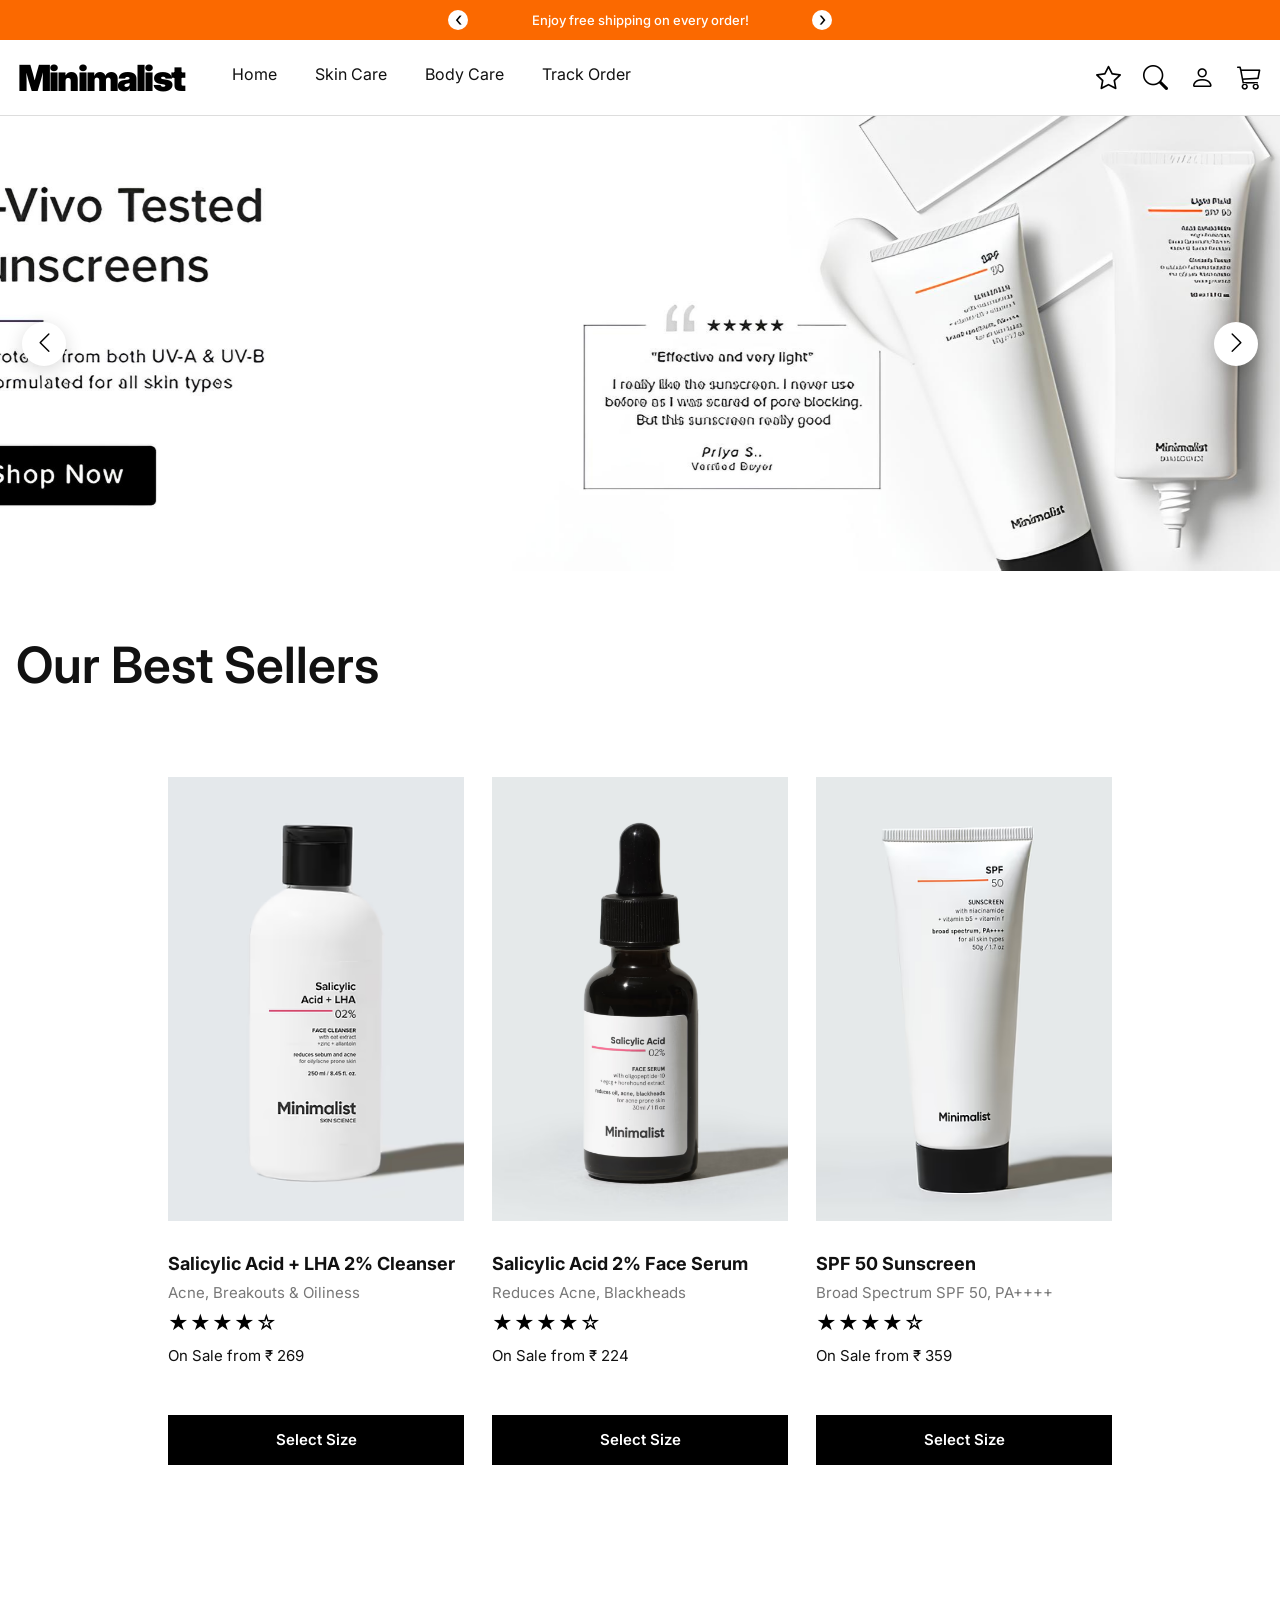
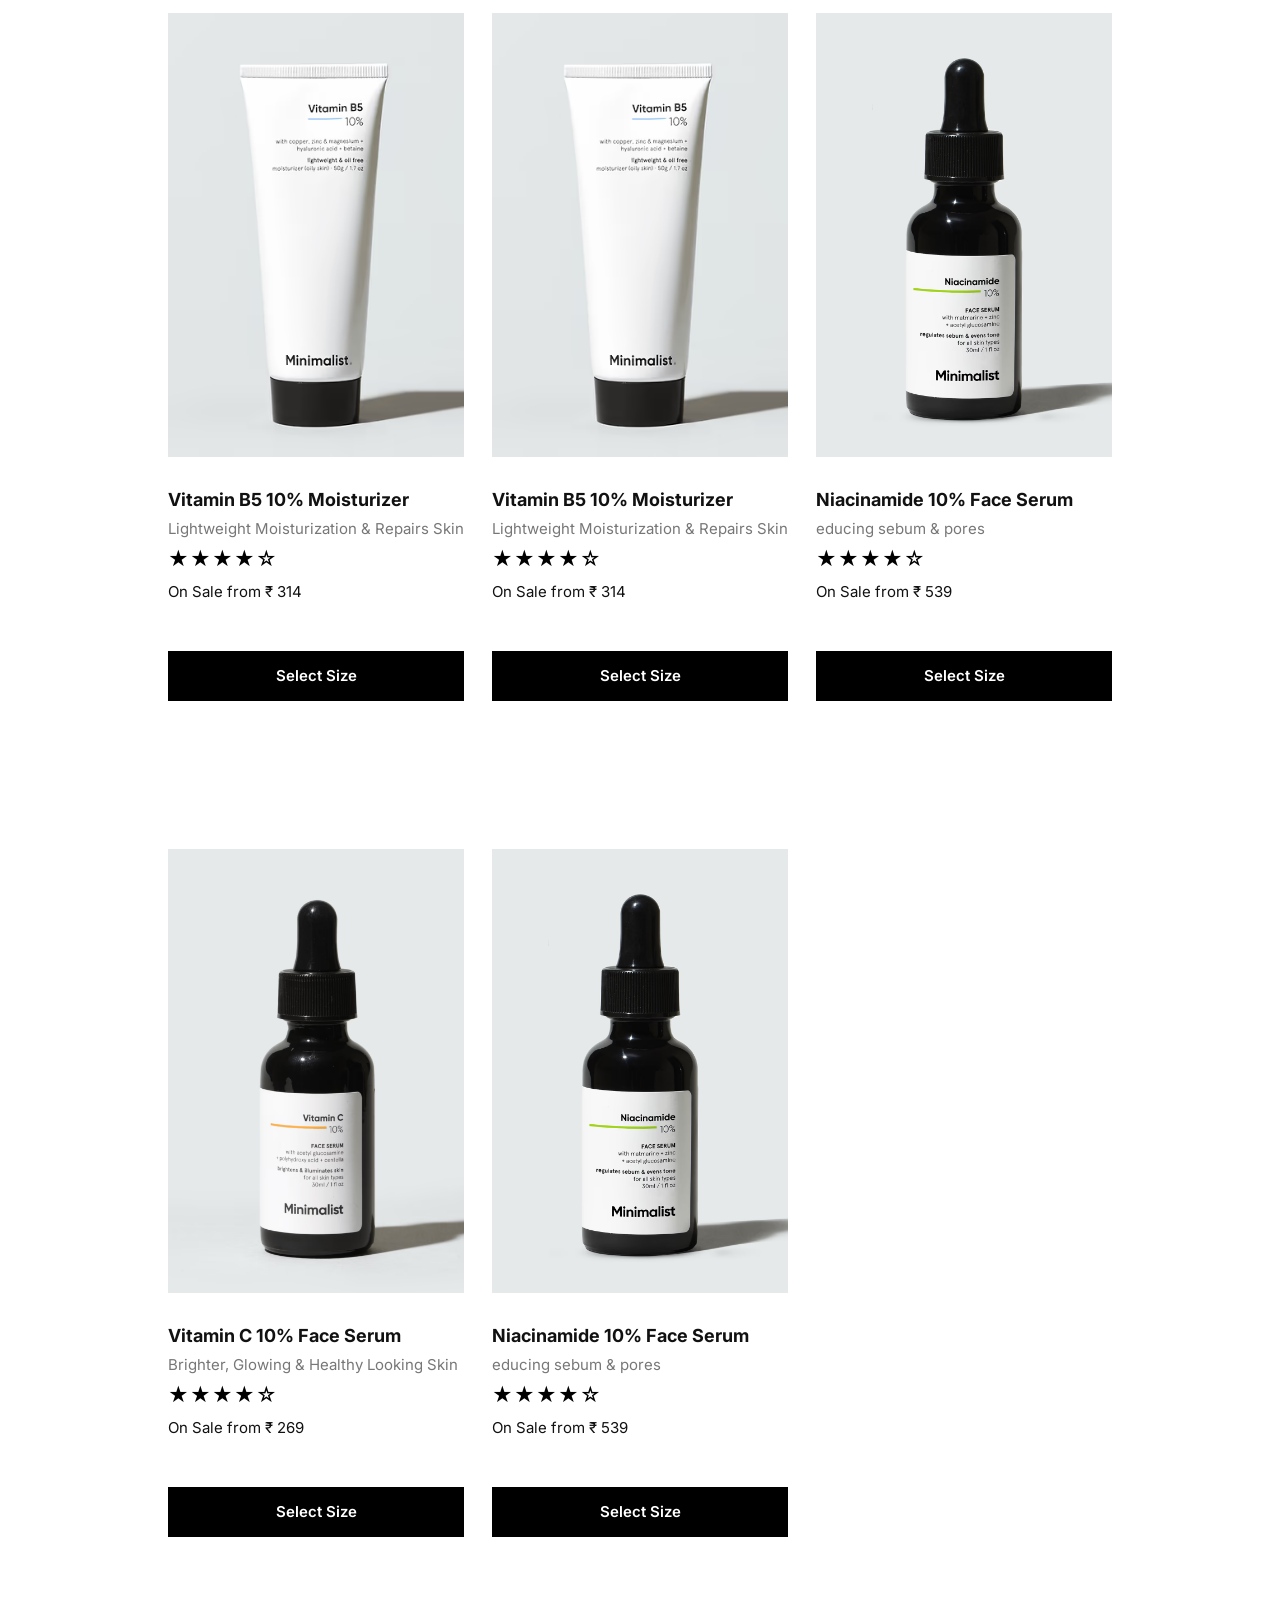
<file: index.html>
<!doctype html>
<html lang="en">
  <head>
    <meta charset="UTF-8" />
    <meta name="viewport" content="width=device-width, initial-scale=1.0" />
    <title>Minimalist</title>

  <link rel="icon" type="image/jpeg" href="scare/logo.jpg">

    <!-- Google Font -->
    <link
      href="https://fonts.googleapis.com/css2?family=Inter:wght@400;500;700;800;900&display=swap"
      rel="stylesheet"
    />

    <!-- Bootstrap Icons --> 
    <link
      href="https://cdn.jsdelivr.net/npm/bootstrap-icons@1.11.3/font/bootstrap-icons.css"
      rel="stylesheet"
    />

    <!-- Bootstrap 5 CSS -->
    <link
      href="https://cdn.jsdelivr.net/npm/bootstrap@5.3.3/dist/css/bootstrap.min.css"
      rel="stylesheet"
    />

    <!-- Custom CSS -->
    <link rel="stylesheet" href="style.css" />
  </head>
  <body>
    <!-- Promo Bar -->
    <div
      id="promoBar"
      class="carousel slide promo-bar"
      data-bs-ride="carousel"
      data-bs-interval="3000"
    >
      <div class="carousel-inner">
        <div class="carousel-item active">
          Enjoy free shipping on every order!
        </div>

        <div class="carousel-item">
          🎁 Build Your Own Bundle — Save an additional up to 15% off
        </div>

        <div class="carousel-item">
          Get 5% OFF + Additional 10% Cashback on App Orders
        </div>

        <div class="carousel-item">
          Free Marula Oil Moisturizer on orders over ₹599!
        </div>

        <div class="carousel-item">
          Free Tote Bag with every purchase of ₹899!
        </div>

        <div class="carousel-item">
          Free Retinol 0.3% Serum with every purchase of ₹1200!
        </div>

        <div class="carousel-item">
          Free SPF 60 Sunscreen on purchase of 2 products
        </div>

        <div class="carousel-item">
          Trust Circle: Earn rewards on your skincare journey!
        </div>
      </div>

      <button
        class="carousel-control-prev promo-btn"
        type="button"
        data-bs-target="#promoBar"
        data-bs-slide="prev"
      >
        <span>‹</span>
      </button>

      <button
        class="carousel-control-next promo-btn"
        type="button"
        data-bs-target="#promoBar"
        data-bs-slide="next"
      >
        <span>›</span>
      </button>
    </div>

    <!-- Navbar -->
    <header class="main-navbar">
      <div class="navbar-inner">
       <a href="index.html" style="text-decoration: none;"> <div class="logo">Minimalist</div></a>

        <nav class="nav-links">
          <a href="index.html">Home</a>
          <a href="skin.html">Skin Care</a>
          <a href="body.html">Body Care</a>
          <a href="track.html">Track Order</a>
        </nav>

        <div class="nav-icons">
          <i class="bi bi-star"></i>
          <i class="bi bi-search"></i>
          <i class="bi bi-person"></i>

          <div class="cart-icon">
            <i class="bi bi-cart3"></i>
          </div>
        </div>
      </div>
    </header>

    <!-- Hero Image Slider -->
    <section
      id="heroSlider"
      class="carousel slide hero-slider"
      data-bs-ride="carousel"
      data-bs-interval="3000"
    >
      <div class="carousel-inner">
        <div class="carousel-item active">
          <img src="scroll-img/product-1.jpg" alt="Banner 1" />
        </div>

        <div class="carousel-item">
          <img src="scroll-img/product-2.jpg" alt="Banner 2" />
        </div>

        <div class="carousel-item">
          <img src="scroll-img/product-3.jpg" alt="Banner 3" />
        </div>

        <div class="carousel-item">
          <img src="scroll-img/product-4.jpg" alt="Banner 4" />
        </div>

        <div class="carousel-item">
          <img src="scroll-img/product-5.jpg" alt="Banner 5" />
        </div>

        <div class="carousel-item">
          <img src="scroll-img/product-6.jpg" alt="Banner 6" />
        </div>
      </div>

      <button
        class="carousel-control-prev hero-arrow"
        type="button"
        data-bs-target="#heroSlider"
        data-bs-slide="prev"
      >
        <i class="bi bi-chevron-left"></i>
      </button>

      <button
        class="carousel-control-next hero-arrow"
        type="button"
        data-bs-target="#heroSlider"
        data-bs-slide="next"
      >
        <i class="bi bi-chevron-right"></i>
      </button>
    </section>

    <section class="best-sellers">
      <h2>Our Best Sellers</h2>

      <div class="product">
        <div class="pro1">
          <img class="img" src="product/product1.avif" alt="error" />
          <h3 class="product-title">Salicylic Acid + LHA 2% Cleanser</h3>
          <p class="product-desc">Acne, Breakouts & Oiliness</p>
          <p class="rating">★★★★☆</p>
          <p class="price">On Sale from ₹ 269</p>

          <div class="size-dropdown">
            <button class="size-btn" type="button" onclick="toggleSize(this)">
              Select Size
            </button>

            <div class="size-list">
              <div class="size-title">Select Size</div>
              <div class="size-option">100ml</div>
              <div class="size-option">250ml</div>
            </div>
          </div>
        </div>
        <div class="pro1">
          <img class="img" src="product/product2.avif" alt="error" />
          <h3 class="product-title">Salicylic Acid 2% Face Serum</h3>
          <p class="product-desc">Reduces Acne, Blackheads</p>
          <p class="rating">★★★★☆</p>
          <p class="price">On Sale from ₹ 224</p>

          <div class="size-dropdown">
            <button class="size-btn" type="button" onclick="toggleSize(this)">
              Select Size
            </button>

            <div class="size-list">
              <div class="size-title">Select Size</div>
              <div class="size-option">100ml</div>
              <div class="size-option">250ml</div>
            </div>
          </div>
        </div>
        <div class="pro1">
          <img class="img" src="product/product3.avif" alt="error" />
          <h3 class="product-title">SPF 50 Sunscreen</h3>
          <p class="product-desc">Broad Spectrum SPF 50, PA++++</p>
          <p class="rating">★★★★☆</p>
          <p class="price">On Sale from ₹ 359</p>

          <div class="size-dropdown">
            <button class="size-btn" type="button" onclick="toggleSize(this)">
              Select Size
            </button>

            <div class="size-list">
              <div class="size-title">Select Size</div>
              <div class="size-option">100ml</div>
              <div class="size-option">250ml</div>
            </div>
          </div>
        </div>
        <div class="pro1">
          <img class="img" src="product/product4.avif" alt="error" />
          <h3 class="product-title">Vitamin B5 10% Moisturizer</h3>
          <p class="product-desc"> Lightweight Moisturization & Repairs Skin</p>
          <p class="rating">★★★★☆</p>
          <p class="price">On Sale from ₹ 314</p>

          <div class="size-dropdown">
            <button class="size-btn" type="button" onclick="toggleSize(this)">
              Select Size
            </button>

            <div class="size-list">
              <div class="size-title">Select Size</div>
              <div class="size-option">100ml</div>
              <div class="size-option">250ml</div>
            </div>
          </div>
        </div>
        <div class="pro1">
          <img class="img" src="product/product5.avif" alt="error" />
          <h3 class="product-title">Vitamin B5 10% Moisturizer</h3>
          <p class="product-desc"> Lightweight Moisturization & Repairs Skin</p>
          <p class="rating">★★★★☆</p>
          <p class="price">On Sale from ₹ 314</p>

          <div class="size-dropdown">
            <button class="size-btn" type="button" onclick="toggleSize(this)">
              Select Size
            </button>

            <div class="size-list">
              <div class="size-title">Select Size</div>
              <div class="size-option">100ml</div>
              <div class="size-option">250ml</div>
            </div>
          </div>
        </div>
        <div class="pro1">
          <img class="img" src="product/product6.avif" alt="error" />
          <h3 class="product-title">Niacinamide 10% Face Serum</h3>
          <p class="product-desc">educing sebum & pores</p>
          <p class="rating">★★★★☆</p>
          <p class="price">On Sale from ₹  539</p>

          <div class="size-dropdown">
            <button class="size-btn" type="button" onclick="toggleSize(this)">
              Select Size
            </button>

            <div class="size-list">
              <div class="size-title">Select Size</div>
              <div class="size-option">100ml</div>
              <div class="size-option">250ml</div>
            </div>
          </div>
        </div>
        
        <div class="pro1">
          <img class="img" src="product/product8.avif" alt="error" />
          <h3 class="product-title">Vitamin C 10% Face Serum</h3>
          <p class="product-desc">Brighter, Glowing & Healthy Looking Skin</p>
          <p class="rating">★★★★☆</p>
          <p class="price">On Sale from ₹  269</p>

          <div class="size-dropdown">
            <button class="size-btn" type="button" onclick="toggleSize(this)">
              Select Size
            </button>

            <div class="size-list">
              <div class="size-title">Select Size</div>
              <div class="size-option">100ml</div>
              <div class="size-option">250ml</div>
            </div>
          </div>
        </div>

        <div class="pro1">
          <img class="img" src="product/product7.avif" alt="error" />
          <h3 class="product-title">Niacinamide 10% Face Serum</h3>
          <p class="product-desc">educing sebum & pores</p>
          <p class="rating">★★★★☆</p>
          <p class="price">On Sale from ₹  539</p>

          <div class="size-dropdown">
            <button class="size-btn" type="button" onclick="toggleSize(this)">
              Select Size
            </button>

            <div class="size-list">
              <div class="size-title">Select Size</div>
              <div class="size-option">100ml</div>
              <div class="size-option">250ml</div>
            </div>
          </div>
        </div>
      </div>
    </section>

    <!-- Bootstrap 5 JS -->
    <script src="https://cdn.jsdelivr.net/npm/bootstrap@5.3.3/dist/js/bootstrap.bundle.min.js"></script>

    <!-- Your JS -->
    <script>
      function toggleSize(button) {
        button.parentElement.classList.toggle("active");
      }
    </script>
  </body>
</html>
</file>
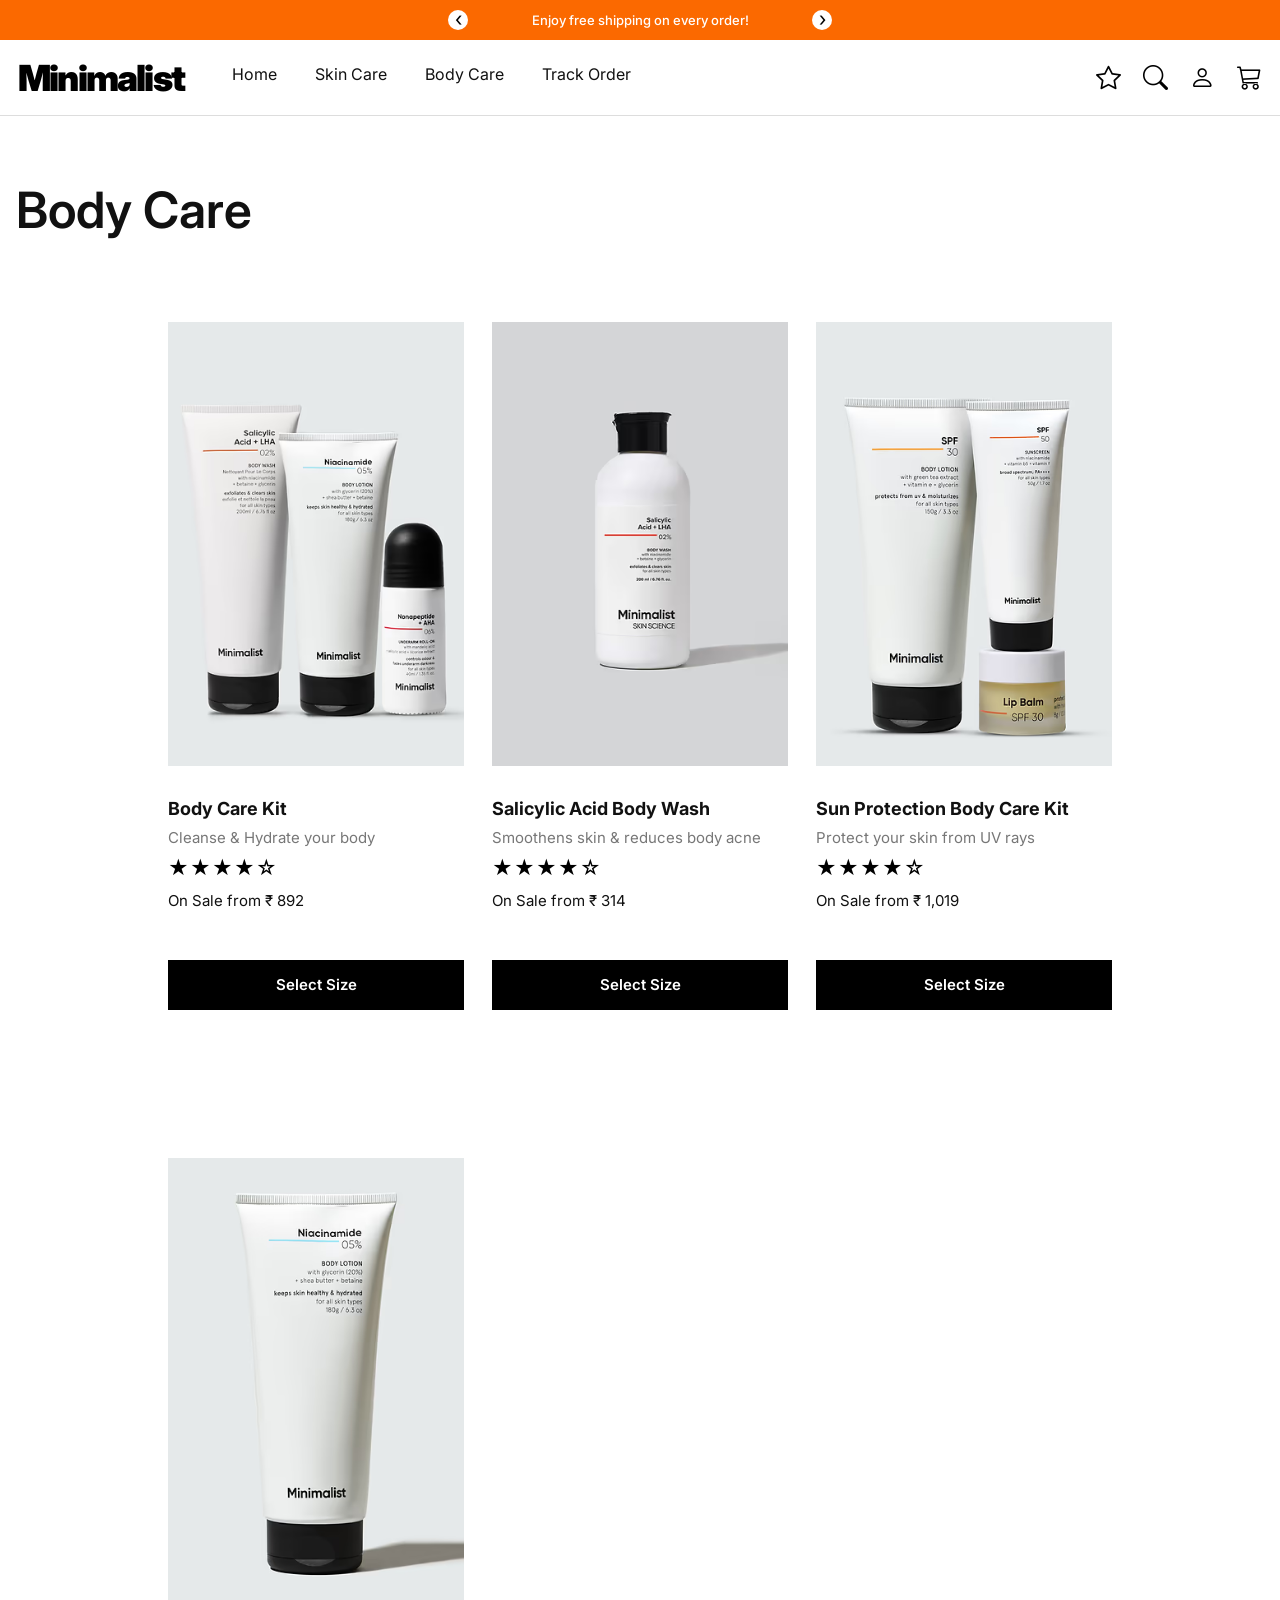
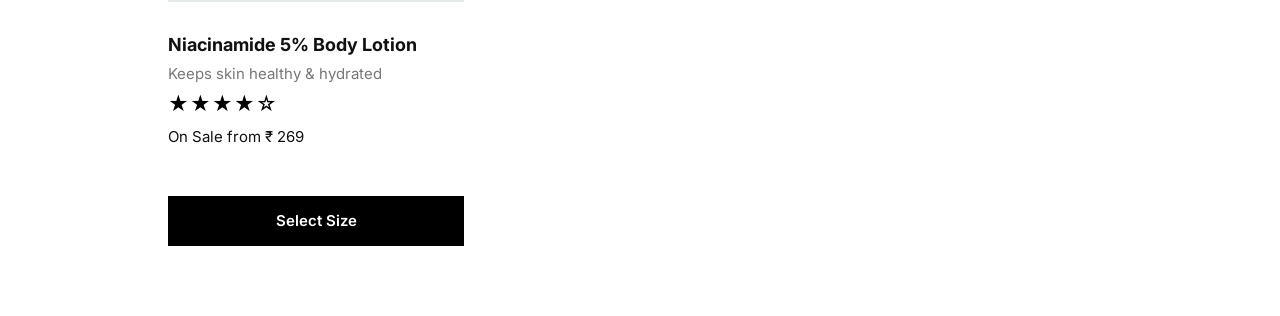
<file: body.html>
<!doctype html>
<html lang="en">
  <head>
    <meta charset="UTF-8" />
    <meta name="viewport" content="width=device-width, initial-scale=1.0" />
    <title>Minimalist</title>

    <link rel="icon" type="image/x-icon" href="upscalemedia-transformed.jpg" />

    <!-- Google Font -->
    <link
      href="https://fonts.googleapis.com/css2?family=Inter:wght@400;500;700;800;900&display=swap"
      rel="stylesheet"
    />

    <!-- Bootstrap Icons -->
    <link
      href="https://cdn.jsdelivr.net/npm/bootstrap-icons@1.11.3/font/bootstrap-icons.css"
      rel="stylesheet"
    />

    <!-- Bootstrap 5 CSS -->
    <link
      href="https://cdn.jsdelivr.net/npm/bootstrap@5.3.3/dist/css/bootstrap.min.css"
      rel="stylesheet"
    />

    <!-- Custom CSS -->
    <link rel="stylesheet" href="style.css" />
  </head>
  <body>
    <!-- Promo Bar -->
    <div
      id="promoBar"
      class="carousel slide promo-bar"
      data-bs-ride="carousel"
      data-bs-interval="3000"
    >
      <div class="carousel-inner">
        <div class="carousel-item active">
          Enjoy free shipping on every order!
        </div>

        <div class="carousel-item">
          🎁 Build Your Own Bundle — Save an additional up to 15% off
        </div>

        <div class="carousel-item">
          Get 5% OFF + Additional 10% Cashback on App Orders
        </div>

        <div class="carousel-item">
          Free Marula Oil Moisturizer on orders over ₹599!
        </div>

        <div class="carousel-item">
          Free Tote Bag with every purchase of ₹899!
        </div>

        <div class="carousel-item">
          Free Retinol 0.3% Serum with every purchase of ₹1200!
        </div>

        <div class="carousel-item">
          Free SPF 60 Sunscreen on purchase of 2 products
        </div>

        <div class="carousel-item">
          Trust Circle: Earn rewards on your skincare journey!
        </div>
      </div>

      <button
        class="carousel-control-prev promo-btn"
        type="button"
        data-bs-target="#promoBar"
        data-bs-slide="prev"
      >
        <span>‹</span>
      </button>

      <button
        class="carousel-control-next promo-btn"
        type="button"
        data-bs-target="#promoBar"
        data-bs-slide="next"
      >
        <span>›</span>
      </button>
    </div>

    <!-- Navbar -->
    <header class="main-navbar">
      <div class="navbar-inner">
        <div class="logo">Minimalist</div>

        <nav class="nav-links">
          <a href="index.html">Home</a>
          <a href="skin.html">Skin Care</a>
          <a href="body.html">Body Care</a>
          <a href="track.html">Track Order</a>
        </nav>

        <div class="nav-icons">
          <i class="bi bi-star"></i>
          <i class="bi bi-search"></i>
          <i class="bi bi-person"></i>

          <div class="cart-icon">
            <i class="bi bi-cart3"></i>
          </div>
        </div>
      </div>
    </header>

    <section class="skin-care">
      <h2>Body Care</h2>

      <div class="product">
        <div class="pro1">
          <img class="img" src="body/product1.avif" alt="error" />
          <h3 class="product-title">Body Care Kit</h3>
          <p class="product-desc">Cleanse & Hydrate your body</p>
          <p class="rating">★★★★☆</p>
          <p class="price">On Sale from ₹ 892</p>

          <div class="size-dropdown">
            <button class="size-btn" type="button" onclick="toggleSize(this)">
              Select Size
            </button>

            <div class="size-list">
              <div class="size-title">Select Size</div>
              <div class="size-option">100ml</div>
              <div class="size-option">250ml</div>
            </div>
          </div>
        </div>
        <div class="pro1">
          <img class="img" src="body/product2.avif" alt="error" />
          <h3 class="product-title">Salicylic Acid Body Wash</h3>
          <p class="product-desc">Smoothens skin & reduces body acne</p>
          <p class="rating">★★★★☆</p>
          <p class="price">On Sale from ₹ 314</p>

          <div class="size-dropdown">
            <button class="size-btn" type="button" onclick="toggleSize(this)">
              Select Size
            </button>

            <div class="size-list">
              <div class="size-title">Select Size</div>
              <div class="size-option">100ml</div>
              <div class="size-option">250ml</div>
            </div>
          </div>
        </div>
        <div class="pro1">
          <img class="img" src="body/product3.avif" alt="error" />
          <h3 class="product-title">Sun Protection Body Care Kit</h3>
          <p class="product-desc">Protect your skin from UV rays</p>
          <p class="rating">★★★★☆</p>
          <p class="price">On Sale from ₹ 1,019</p>

          <div class="size-dropdown">
            <button class="size-btn" type="button" onclick="toggleSize(this)">
              Select Size
            </button>

            <div class="size-list">
              <div class="size-title">Select Size</div>
              <div class="size-option">100ml</div>
              <div class="size-option">250ml</div>
            </div>
          </div>
        </div>
        <div class="pro1">
          <img class="img" src="body/product4.avif" alt="error" />
          <h3 class="product-title">Niacinamide 5% Body Lotion</h3>
          <p class="product-desc">Keeps skin healthy & hydrated</p>
          <p class="rating">★★★★☆</p>
          <p class="price">On Sale from ₹ 269</p>

          <div class="size-dropdown">
            <button class="size-btn" type="button" onclick="toggleSize(this)">
              Select Size
            </button>

            <div class="size-list">
              <div class="size-title">Select Size</div>
              <div class="size-option">100ml</div>
              <div class="size-option">250ml</div>
            </div>
          </div>
        </div>
        

      </div>
    </section>

    <!-- Bootstrap 5 JS -->
    <script src="https://cdn.jsdelivr.net/npm/bootstrap@5.3.3/dist/js/bootstrap.bundle.min.js"></script>

    <!-- Your JS -->
    <script>
      function toggleSize(button) {
        button.parentElement.classList.toggle("active");
      }
    </script>
  </body>
</html>
</file>
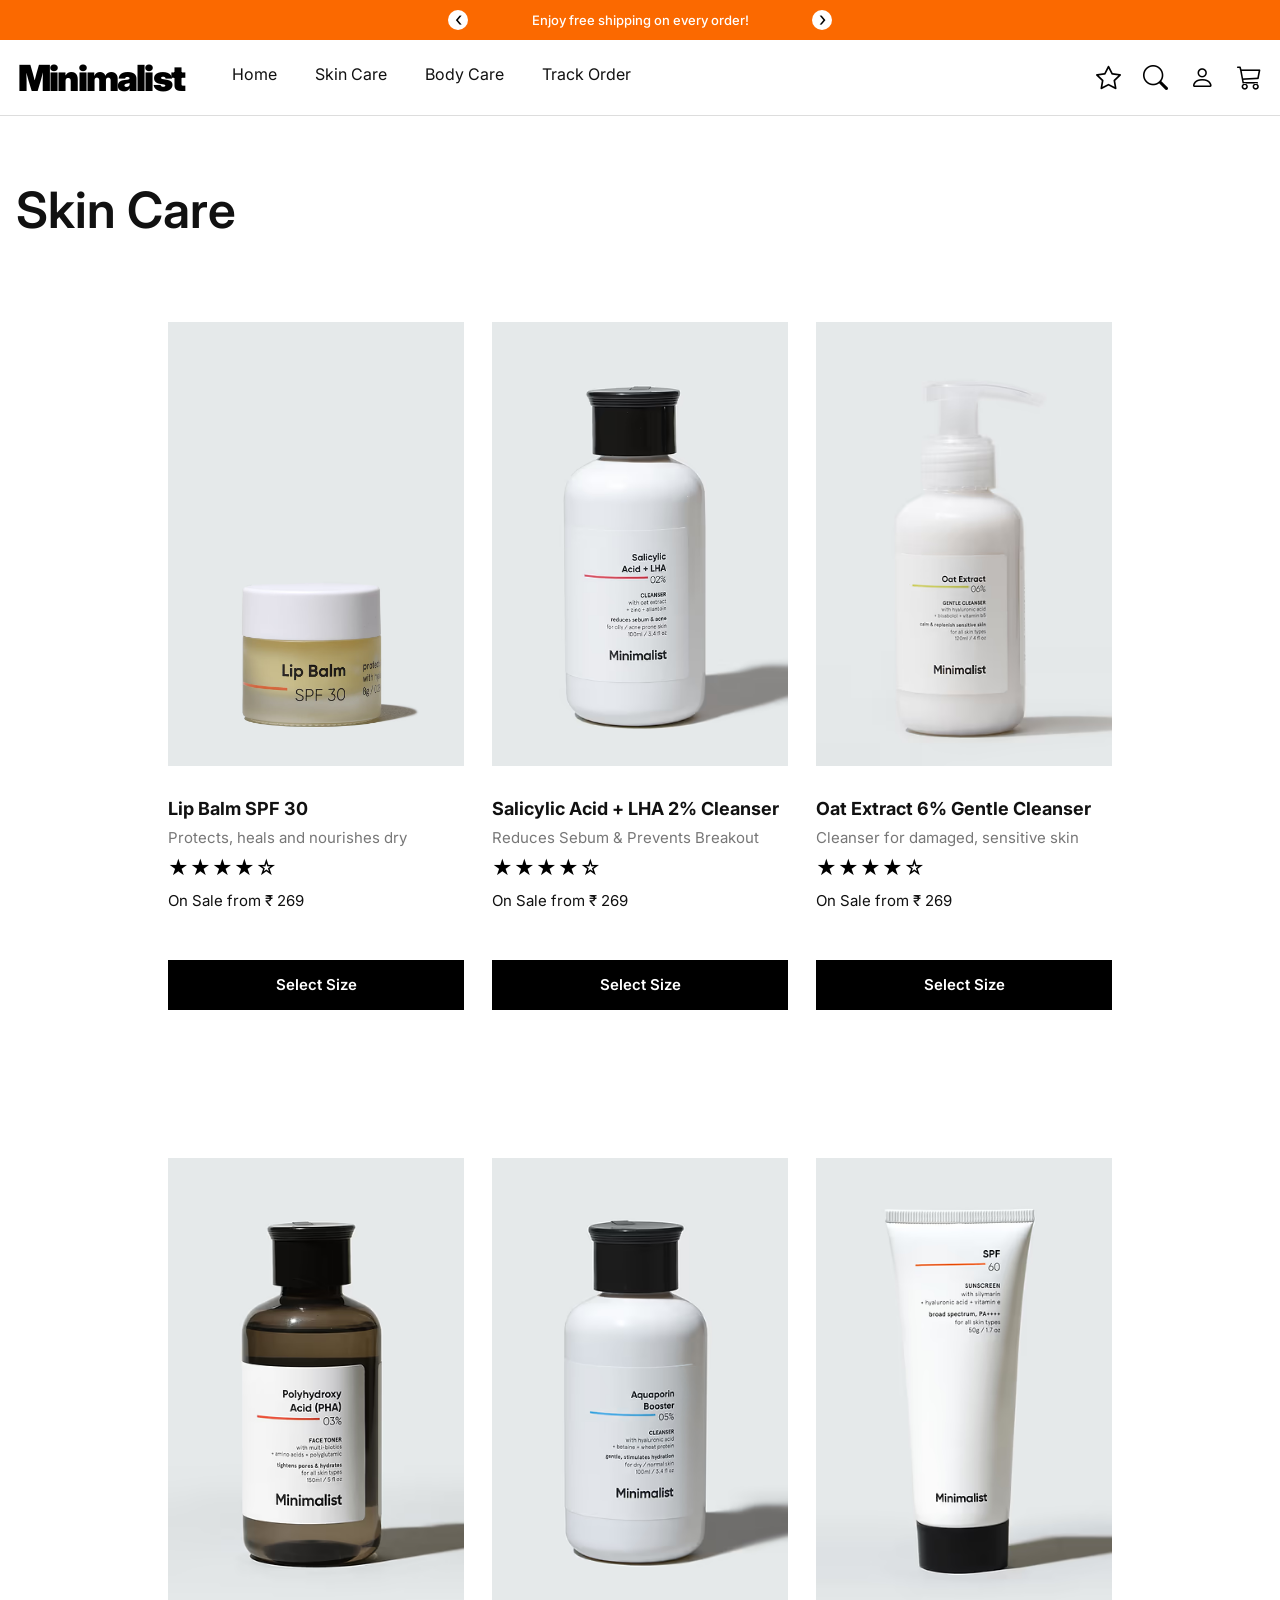
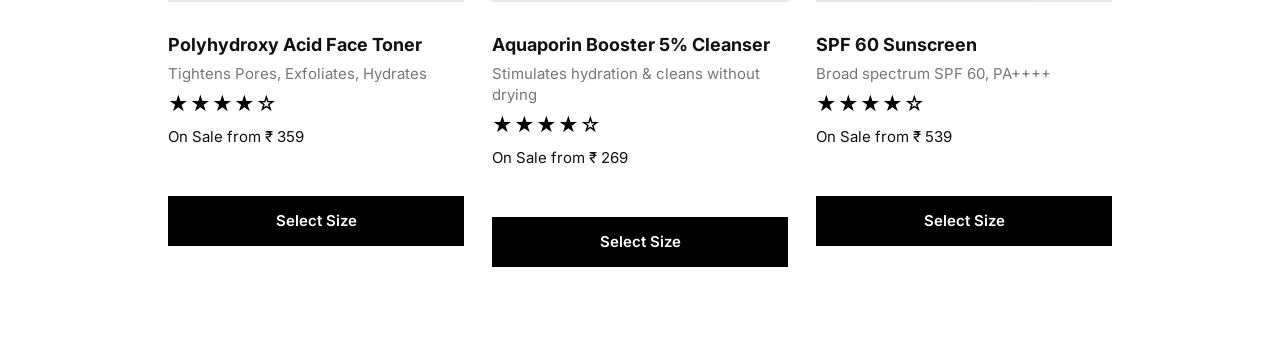
<file: skin.html>
<!doctype html>
<html lang="en">
  <head>
    <meta charset="UTF-8" />
    <meta name="viewport" content="width=device-width, initial-scale=1.0" />
    <title>Minimalist</title>

    <link rel="icon" type="image/x-icon" href="upscalemedia-transformed.jpg" />

    <!-- Google Font -->
    <link
      href="https://fonts.googleapis.com/css2?family=Inter:wght@400;500;700;800;900&display=swap"
      rel="stylesheet"
    />

    <!-- Bootstrap Icons -->
    <link
      href="https://cdn.jsdelivr.net/npm/bootstrap-icons@1.11.3/font/bootstrap-icons.css"
      rel="stylesheet"
    />

    <!-- Bootstrap 5 CSS -->
    <link
      href="https://cdn.jsdelivr.net/npm/bootstrap@5.3.3/dist/css/bootstrap.min.css"
      rel="stylesheet"
    />

    <!-- Custom CSS -->
    <link rel="stylesheet" href="style.css" />
  </head>
  <body>
    <!-- Promo Bar -->
    <div
      id="promoBar"
      class="carousel slide promo-bar"
      data-bs-ride="carousel"
      data-bs-interval="3000"
    >
      <div class="carousel-inner">
        <div class="carousel-item active">
          Enjoy free shipping on every order!
        </div>

        <div class="carousel-item">
          🎁 Build Your Own Bundle — Save an additional up to 15% off
        </div>

        <div class="carousel-item">
          Get 5% OFF + Additional 10% Cashback on App Orders
        </div>

        <div class="carousel-item">
          Free Marula Oil Moisturizer on orders over ₹599!
        </div>

        <div class="carousel-item">
          Free Tote Bag with every purchase of ₹899!
        </div>

        <div class="carousel-item">
          Free Retinol 0.3% Serum with every purchase of ₹1200!
        </div>

        <div class="carousel-item">
          Free SPF 60 Sunscreen on purchase of 2 products
        </div>

        <div class="carousel-item">
          Trust Circle: Earn rewards on your skincare journey!
        </div>
      </div>

      <button
        class="carousel-control-prev promo-btn"
        type="button"
        data-bs-target="#promoBar"
        data-bs-slide="prev"
      >
        <span>‹</span>
      </button>

      <button
        class="carousel-control-next promo-btn"
        type="button"
        data-bs-target="#promoBar"
        data-bs-slide="next"
      >
        <span>›</span>
      </button>
    </div>

    <!-- Navbar -->
    <header class="main-navbar">
      <div class="navbar-inner">
        <div class="logo">Minimalist</div>

        <nav class="nav-links">
          <a href="index.html">Home</a>
          <a href="skin.html">Skin Care</a>
          <a href="body.html">Body Care</a>
          <a href="track.html">Track Order</a>
        </nav>

        <div class="nav-icons">
          <i class="bi bi-star"></i>
          <i class="bi bi-search"></i>
          <i class="bi bi-person"></i>

          <div class="cart-icon">
            <i class="bi bi-cart3"></i>
          </div>
        </div>
      </div>
    </header>

    <section class="skin-care">
      <h2>Skin Care</h2>

      <div class="product">
        <div class="pro1">
          <img class="img" src="scare/product1.avif" alt="error" />
          <h3 class="product-title">Lip Balm SPF 30</h3>
          <p class="product-desc">Protects, heals and nourishes dry</p>
          <p class="rating">★★★★☆</p>
          <p class="price">On Sale from ₹ 269</p>

          <div class="size-dropdown">
            <button class="size-btn" type="button" onclick="toggleSize(this)">
              Select Size
            </button>

            <div class="size-list">
              <div class="size-title">Select Size</div>
              <div class="size-option">100ml</div>
              <div class="size-option">250ml</div>
            </div>
          </div>
        </div>
        <div class="pro1">
          <img class="img" src="scare/product2.avif" alt="error" />
          <h3 class="product-title">Salicylic Acid + LHA 2% Cleanser</h3>
          <p class="product-desc">Reduces Sebum & Prevents Breakout </p>
          <p class="rating">★★★★☆</p>
          <p class="price">On Sale from ₹ 269</p>

          <div class="size-dropdown">
            <button class="size-btn" type="button" onclick="toggleSize(this)">
              Select Size
            </button>

            <div class="size-list">
              <div class="size-title">Select Size</div>
              <div class="size-option">100ml</div>
              <div class="size-option">250ml</div>
            </div>
          </div>
        </div>
        <div class="pro1">
          <img class="img" src="scare/product3.avif" alt="error" />
          <h3 class="product-title">Oat Extract 6% Gentle Cleanser</h3>
          <p class="product-desc">Cleanser for damaged, sensitive skin</p>
          <p class="rating">★★★★☆</p>
          <p class="price">On Sale from ₹ 269</p>

          <div class="size-dropdown">
            <button class="size-btn" type="button" onclick="toggleSize(this)">
              Select Size
            </button>

            <div class="size-list">
              <div class="size-title">Select Size</div>
              <div class="size-option">100ml</div>
              <div class="size-option">250ml</div>
            </div>
          </div>
        </div>
        <div class="pro1">
          <img class="img" src="scare/product4.avif" alt="error" />
          <h3 class="product-title">Polyhydroxy Acid Face Toner</h3>
          <p class="product-desc">Tightens Pores, Exfoliates, Hydrates </p>
          <p class="rating">★★★★☆</p>
          <p class="price">On Sale from ₹ 359</p>

          <div class="size-dropdown">
            <button class="size-btn" type="button" onclick="toggleSize(this)">
              Select Size
            </button>

            <div class="size-list">
              <div class="size-title">Select Size</div>
              <div class="size-option">100ml</div>
              <div class="size-option">250ml</div>
            </div>
          </div>
        </div>
        <div class="pro1">
          <img class="img" src="scare/product5.avif" alt="error" />
          <h3 class="product-title">Aquaporin Booster 5% Cleanser</h3>
          <p class="product-desc">Stimulates hydration & cleans without drying</p>
          <p class="rating">★★★★☆</p>
          <p class="price">On Sale from ₹ 269</p>

          <div class="size-dropdown">
            <button class="size-btn" type="button" onclick="toggleSize(this)">
              Select Size
            </button>

            <div class="size-list">
              <div class="size-title">Select Size</div>
              <div class="size-option">100ml</div>
              <div class="size-option">250ml</div>
            </div>
          </div>
        </div>
        <div class="pro1">
          <img class="img" src="scare/product6.avif" alt="error" />
          <h3 class="product-title">SPF 60 Sunscreen</h3>
          <p class="product-desc">Broad spectrum SPF 60, PA++++</p>
          <p class="rating">★★★★☆</p>
          <p class="price">On Sale from ₹ 539</p>

          <div class="size-dropdown">
            <button class="size-btn" type="button" onclick="toggleSize(this)">
              Select Size
            </button>

            <div class="size-list">
              <div class="size-title">Select Size</div>
              <div class="size-option">100ml</div>
              <div class="size-option">250ml</div>
            </div>
          </div>
        </div>

      </div>
    </section>

    <!-- Bootstrap 5 JS -->
    <script src="https://cdn.jsdelivr.net/npm/bootstrap@5.3.3/dist/js/bootstrap.bundle.min.js"></script>

    <!-- Your JS -->
    <script>
      function toggleSize(button) {
        button.parentElement.classList.toggle("active");
      }
    </script>
  </body>
</html>
</file>
<file: style.css>
/* =========================
   GLOBAL
========================= */
* {
  margin: 0;
  padding: 0;
  box-sizing: border-box;
  font-family: "Inter", sans-serif;
}

html,
body {
  width: 100%;
  overflow-x: hidden;
}

body {
  background: #fff;
  color: #111;
}

/* =========================
   PROMO BAR
========================= */
.promo-bar {
  width: 100%;
  height: 40px;
  background: #fb6900;
  color: #fff;
  overflow: hidden;
}

.promo-bar .carousel-inner {
  height: 40px;
}

.promo-bar .carousel-item {
  height: 40px;
  line-height: 40px;
  text-align: center;
  font-size: 13px;
  font-weight: 500;
  padding: 0 60px;
}

.promo-bar .promo-btn {
  width: 20px !important;
  height: 20px !important;
  background: #fff !important;
  border-radius: 50%;
  opacity: 1;
  top: 50%;
  transform: translateY(-50%);
  padding: 0;
}

.promo-bar .carousel-control-prev {
  left: 35%;
}

.promo-bar .carousel-control-next {
  right: 35%;
}

.promo-bar .promo-btn span {
  color: #000;
  font-size: 20px;
  line-height: 16px;
  margin-top: -3px;
}

/* =========================
   NAVBAR
========================= */
.main-navbar {
  width: 100%;
  background: #fff;
  display: flex;
  justify-content: center;
}

.navbar-inner {
  width: min(100%, 1280px);
  min-height: 76px;
  padding: 0 18px;
  display: flex;
  align-items: center;
  justify-content: space-between;
  border-bottom: 1px solid #ddd;
}

.logo {
  font-size: 36px;
  font-weight: 900;
  color: #000;
  letter-spacing: -1.8px;
  line-height: 1;
  margin-right: 48px;
  white-space: nowrap;
}

.nav-links {
  display: flex;
  align-items: center;
  gap: 38px;
  flex: 1;
  margin-left: 0;
}

.nav-links a {
  position: relative;
  text-decoration: none;
  color: #111;
  font-size: 16px;
  font-weight: 400;
  white-space: nowrap;
  padding-bottom: 7px;
}

.nav-links a::after {
  content: "";
  position: absolute;
  left: 0;
  bottom: 0;
  width: 0;
  height: 1.5px;
  background: #111;
  transition: width 0.3s ease;
}

.nav-links a:hover::after {
  width: 100%;
}

.nav-icons {
  display: flex;
  align-items: center;
  gap: 22px;
  font-size: 25px;
  color: #000;
  flex-shrink: 0;
}

.nav-icons i {
  cursor: pointer;
  line-height: 1;
}

.cart-icon {
  position: relative;
  display: flex;
  align-items: center;
}

.cart-icon span {
  position: absolute;
  top: -13px;
  right: -12px;
  width: 19px;
  height: 19px;
  background: #000;
  color: #fff;
  border-radius: 50%;
  font-size: 11px;
  font-weight: 700;
  display: flex;
  align-items: center;
  justify-content: center;
}

/* =========================
   HERO SLIDER
========================= */
.hero-slider {
  width: 100%;
  height: 455px;
  margin: 0;
  position: relative;
  overflow: hidden;
}

.hero-slider .carousel-inner,
.hero-slider .carousel-item {
  width: 100%;
  height: 100%;
}

.hero-slider .carousel-item img {
  width: 100%;
  height: 100%;
  object-fit: cover;
  object-position: center;
  display: block;
}

.hero-slider .hero-arrow {
  width: 44px;
  height: 44px;
  background: #fff;
  color: #000;
  border-radius: 50%;
  opacity: 1;
  top: 50%;
  transform: translateY(-50%);
  box-shadow: 0 4px 18px rgba(0, 0, 0, 0.15);
}

.hero-slider .carousel-control-prev {
  left: 22px;
}

.hero-slider .carousel-control-next {
  right: 22px;
}

.hero-slider .hero-arrow i {
  font-size: 23px;
  font-weight: 900;
}

/* =========================
   PRODUCT SECTIONS
========================= */
.best-sellers,
.skin-care {
  width: min(100% - 32px, 1280px);
  margin: 0 auto;
}

.best-sellers h2,
.skin-care h2 {
  margin: 4rem 0 0;
  font-size: clamp(30px, 5vw, 50px);
  font-weight: 600;
  text-align: left;
}

.product {
  width: 100%;
  margin: 4rem 0 0;
  display: grid;
  grid-template-columns: repeat(auto-fit, minmax(260px, 296px));
  gap: 60px 28px;
  justify-content: center;
}

.pro1 {
  width: 296px;
}

.img {
  width: 100%;
  height: 444px;
  object-fit: cover;
  display: block;
  margin-top: 18px;
}

.product-title {
  margin: 2rem 0 6px;
  font-size: 18px;
  font-weight: 700;
  color: #111;
  line-height: 1.25;
}

.product-desc {
  margin: 0 0 10px;
  font-size: 15px;
  color: #777;
  line-height: 1.4;
}

.rating {
  margin: 0 0 12px;
  font-size: 20px;
  color: #000;
  letter-spacing: 1px;
  line-height: 1;
}

.price {
  margin: 0 0 3rem;
  font-size: 15px;
  font-weight: 400;
  color: #111;
}

/* =========================
   SIZE DROPDOWN
========================= */
.size-dropdown {
  width: 100%;
  position: relative;
  margin-bottom: 70px;
  z-index: 20;
}

.size-btn {
  width: 100%;
  height: 50px;
  background: #000;
  color: #fff;
  border: none;
  font-size: 15px;
  font-weight: 600;
  cursor: pointer;
  margin-bottom: 0;
}

.size-list {
  display: none;
  position: absolute;
  top: 50px;
  left: 0;
  width: 100%;
  border: 1px solid #777;
  background: #fff;
  z-index: 999;
}

.size-dropdown.active .size-list {
  display: block;
}

.size-title {
  background: #c9c9c9;
  color: #fff;
  padding: 6px 12px;
  font-size: 15px;
}

.size-option {
  padding: 8px 12px;
  font-size: 15px;
  color: #000;
  cursor: pointer;
}

.size-option:hover {
  background: #f2f2f2;
}

/* =========================
   TABLET RESPONSIVE
========================= */
@media (max-width: 992px) {
  .promo-bar .carousel-control-prev {
    left: 15px;
  }

  .promo-bar .carousel-control-next {
    right: 15px;
  }

  .promo-bar .carousel-item {
    font-size: 12px;
    padding: 0 50px;
  }

  .navbar-inner {
    width: 100%;
    height: auto;
    padding: 18px;
    flex-wrap: wrap;
    align-items: center;
    justify-content: space-between;
    gap: 18px;
  }

  .logo {
    font-size: 30px;
    margin-right: 0;
  }

  .nav-icons {
    margin-left: auto;
    font-size: 23px;
    gap: 18px;
  }

  .nav-links {
    order: 3;
    width: 100%;
    flex: none;
    margin-left: 0;
    overflow-x: auto;
    gap: 25px;
    padding-bottom: 4px;
  }

  .nav-links::-webkit-scrollbar {
    display: none;
  }

  .hero-slider {
    height: 320px;
  }

  .product {
    grid-template-columns: repeat(auto-fit, minmax(260px, 296px));
    gap: 50px 24px;
  }
}

/* =========================
   MOBILE RESPONSIVE
========================= */
@media (max-width: 600px) {
  .promo-bar {
    height: 38px;
  }

  .promo-bar .carousel-inner,
  .promo-bar .carousel-item {
    height: 38px;
  }

  .promo-bar .carousel-item {
    line-height: 38px;
    font-size: 11px;
    padding: 0 42px;
  }

  .promo-bar .promo-btn {
    width: 18px !important;
    height: 18px !important;
  }

  .promo-bar .carousel-control-prev {
    left: 10px;
  }

  .promo-bar .carousel-control-next {
    right: 10px;
  }

  .navbar-inner {
    width: 100%;
    padding: 14px 16px;
    display: flex;
    flex-wrap: wrap;
    align-items: center;
    justify-content: space-between;
    gap: 0;
  }

  .logo {
    font-size: 28px;
    margin: 0;
    line-height: 1;
  }

  .nav-icons {
    margin-left: auto;
    display: flex;
    align-items: center;
    gap: 16px;
    font-size: 22px;
  }

  .nav-links {
    order: 3;
    width: 100%;
    flex: none;
    margin-left: 0;
    margin-top: 12px;
    display: flex;
    align-items: center;
    gap: 22px;
    overflow-x: auto;
    white-space: nowrap;
    padding-bottom: 5px;
  }

  .nav-links::-webkit-scrollbar {
    display: none;
  }

  .nav-links a {
    font-size: 15px;
    padding-bottom: 6px;
  }

  .hero-slider {
    height: 240px;
  }

  .hero-slider .hero-arrow {
    width: 36px;
    height: 36px;
  }

  .hero-slider .carousel-control-prev {
    left: 14px;
  }

  .hero-slider .carousel-control-next {
    right: 14px;
  }

  .best-sellers,
  .skin-care {
    width: min(100% - 24px, 1280px);
  }

  .best-sellers h2,
  .skin-care h2 {
    margin-top: 2.5rem;
    font-size: 32px;
    text-align: left;
  }

  .product {
    margin-top: 2rem;
    grid-template-columns: 1fr;
    gap: 45px;
  }

  .pro1 {
    width: 100%;
  }

  .img {
    width: 100%;
    height: auto;
    aspect-ratio: 296 / 444;
  }

  .product-title {
    margin-top: 1.5rem;
    font-size: 18px;
  }

  .size-dropdown {
    margin-bottom: 40px;
  }
}

/* =========================
   SMALL MOBILE
========================= */
@media (max-width: 380px) {
  .logo {
    font-size: 25px;
  }

  .nav-icons {
    font-size: 20px;
    gap: 13px;
  }

  .nav-links {
    gap: 18px;
  }

  .nav-links a {
    font-size: 14px;
  }

  .best-sellers h2,
  .skin-care h2 {
    font-size: 28px;
  }

  .product-title {
    font-size: 17px;
  }
}

/* =========================
   Slider MOBILE
========================= */
/* Mobile */
@media (max-width: 600px) {
  .hero-slider {
    width: 100%;
    height: 170px !important;
  }

  .hero-slider .hero-arrow {
    width: 34px;
    height: 34px;
  }

  .hero-slider .carousel-control-prev {
    left: 12px;
  }

  .hero-slider .carousel-control-next {
    right: 12px;
  }

  .nav-links{
    background-color: rgb(248, 245, 245);
    padding: 1rem;
    border-radius: 20px;
    width: 100%;
    gap: 3rem ;
  }
}
</file>
